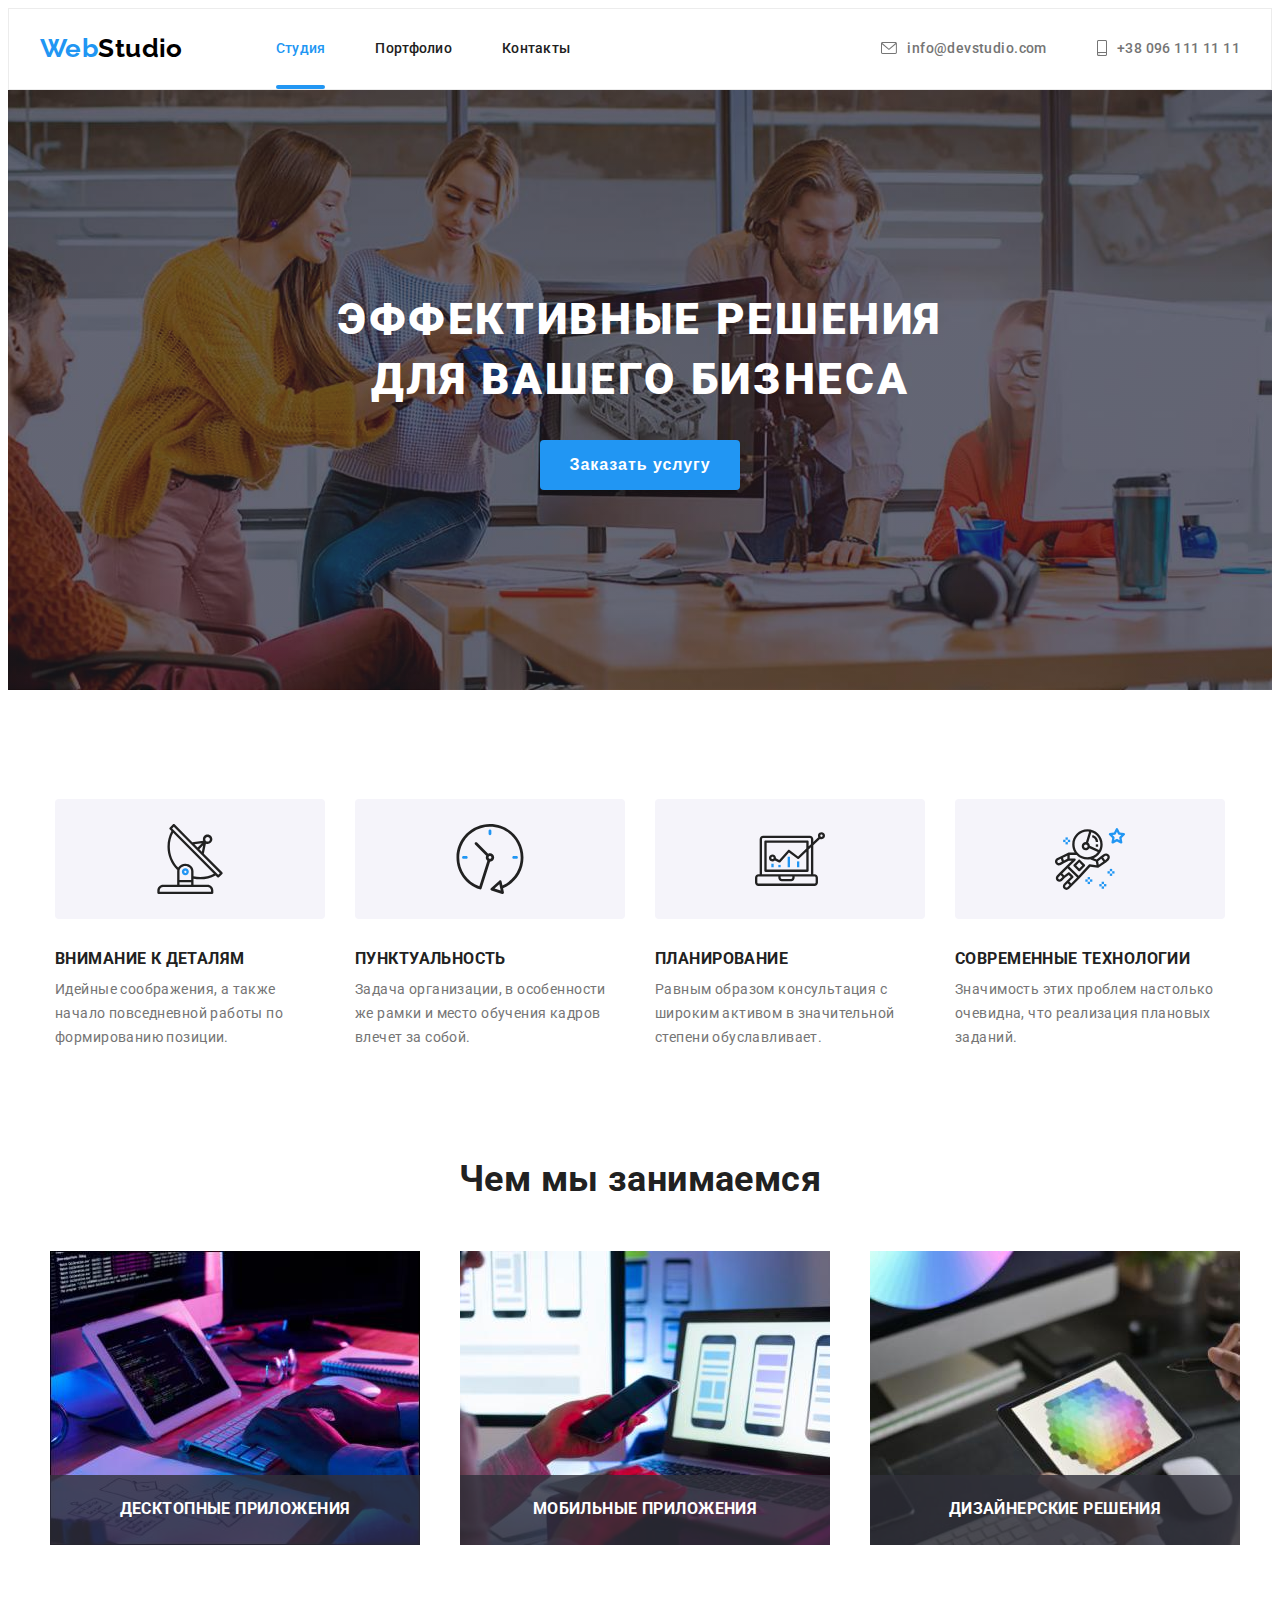
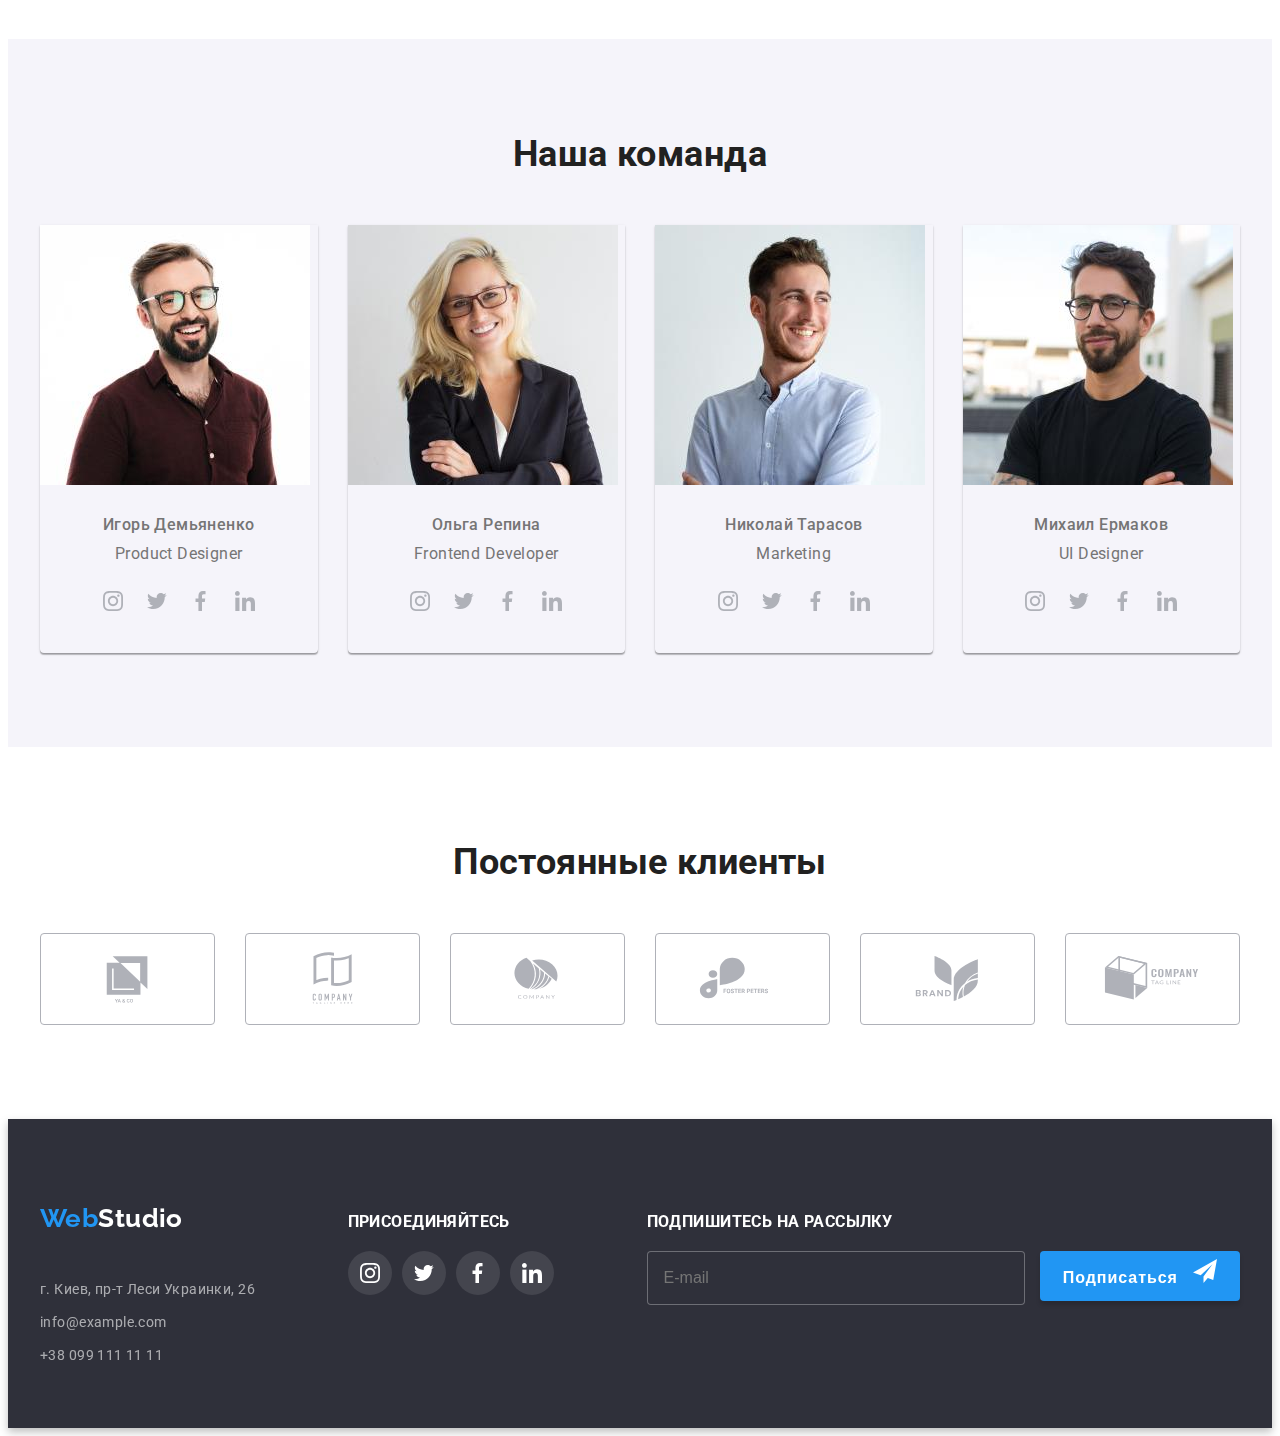
<file: index.html>
<!DOCTYPE html>
<html lang="ru">
  <head>
    <meta charset="UTF-8" />
    <meta http-equiv="X-UA-Compatible" content="IE=edge" />
    <meta name="viewport" content="width=device-width, initial-scale=1.0" />
    <link
      rel="stylesheet"
      href="https://cdnjs.cloudflare.com/ajax/libs/modern-normalize/1.1.0/modern-normalize.min.css"
      integrity="sha512-wpPYUAdjBVSE4KJnH1VR1HeZfpl1ub8YT/NKx4PuQ5NmX2tKuGu6U/JRp5y+Y8XG2tV+wKQpNHVUX03MfMFn9Q=="
      crossorigin="anonymous"
      referrerpolicy="no-referrer"
    />
    <link rel="preconnect" href="https://fonts.googleapis.com" />
    <link rel="preconnect" href="https://fonts.gstatic.com" crossorigin />
    <link
      href="https://fonts.googleapis.com/css2?family=Raleway:wght@700&family=Roboto:wght@400;500;700;900&display=swap"
      rel="stylesheet"
    />
    <link rel="stylesheet" href="./css/main.min.css" />
    <title>WebStudio</title>
  </head>
  <body>
    <!--Header-->
    <header class="page-header">
      <!--navigation section-->
      <div class="container main-flex">
        <a class="logo" href="./index.html">Web<span class="logo__header">Studio</span> </a>
        <button
          class="menu-button"
          type="button"
          aria-expanded="false"
          aria-controls="menu-container"
          data-menu-button
        >
          <svg width="40" height="40" aria-label="Переключатель мобильного меню">
            <use class="icon-cross" href="./images/icons.svg#icon-close"></use>
            <use class="icon-menu" href="./images/icons.svg#nav-menu"></use>
          </svg>
        </button>
        <div class="menu-container" id="menu-container" data-menu>
          <nav class="navigation main-flex">
            <ul class="navigation__list main-flex">
              <li class="navigation__item">
                <a class="navigation__link navigation__link--current" href="./index.html">Студия</a>
              </li>
              <li class="navigation__item">
                <a class="navigation__link" href="./portfolio.html">Портфолио</a>
              </li>
              <li class="navigation__item"><a class="navigation__link" href="#">Контакты</a></li>
            </ul>
          </nav>
          <!--contacts section-->
          <ul class="contacts main-flex">
            <li class="contacts__item">
              <a class="contacts__link" href="mailto:info@devstudio.com">
                <svg class="contacts__icon" width="16" height="12" fill="#AFB1B8">
                  <use href="./images/icons.svg#icon-envelope"></use>
                </svg>
                info@devstudio.com</a
              >
            </li>
            <li class="contacts__item">
              <a class="contacts__link contacts__link--zoomed" href="tel:+380961111111">
                <svg class="contacts__icon" width="10" height="16" fill="#AFB1B8">
                  <use href="./images/icons.svg#icon-smartphone"></use>
                </svg>
                +38 096 111 11 11</a
              >
            </li>
          </ul>
          <div class="burger-links">
            <ul class="burger-links__list">
              <li class="burger-links__item">
                <a href="https://instagram.com/" target="_blank" class="burger-links__link"
                  >Instagram</a
                >
              </li>
              <li class="burger-links__item">
                <a href="https://twitter.com/" target="_blank" class="burger-links__link"
                  >Twitter</a
                >
              </li>
              <li class="burger-links__item">
                <a href="https://facebook.com/" target="_blank" class="burger-links__link"
                  >Facebook</a
                >
              </li>
              <li class="burger-links__item">
                <a href="https://linkedin.com/" target="_blank" class="burger-links__link"
                  >LinkedIn</a
                >
              </li>
            </ul>
          </div>
        </div>
      </div>
    </header>
    <!--Main body-->
    <main>
      <!--hero section-->
      <section class="hero">
        <div class="container">
          <h1 class="hero__name">Эффективные решения для вашего бизнеса</h1>
          <button class="hero__button button" type="button" data-modal-open>Заказать услугу</button>
        </div>
      </section>
      <!--benefits section-->
      <section class="benefits__section section">
        <h2 class="visually-hidden">Наши преимущества</h2>
        <div class="container">
          <ul class="benefits__list main-flex">
            <li class="benefits__item">
              <div class="benefits__pictures">
                <svg width="70" height="70">
                  <use href="./images/icons.svg#icon-antenna-1"></use>
                </svg>
              </div>
              <h3 class="benefits__name">Внимание к деталям</h3>
              <p class="benefits__text">
                Идейные соображения, а также начало повседневной работы по формированию позиции.
              </p>
            </li>
            <li class="benefits__item">
              <div class="benefits__pictures">
                <svg width="70" height="70">
                  <use href="./images/icons.svg#icon-clock-1"></use>
                </svg>
              </div>
              <h3 class="benefits__name">Пунктуальность</h3>
              <p class="benefits__text">
                Задача организации, в особенности же рамки и место обучения кадров влечет за собой.
              </p>
            </li>
            <li class="benefits__item">
              <div class="benefits__pictures">
                <svg width="70" height="70">
                  <use href="./images/icons.svg#icon-diagram-1"></use>
                </svg>
              </div>
              <h3 class="benefits__name">Планирование</h3>
              <p class="benefits__text">
                Равным образом консультация с широким активом в значительной степени обуславливает.
              </p>
            </li>
            <li class="benefits__item">
              <div class="benefits__pictures">
                <svg width="70" height="70">
                  <use href="./images/icons.svg#icon-astronaut-1"></use>
                </svg>
              </div>
              <h3 class="benefits__name">Современные технологии</h3>
              <p class="benefits__text">
                Значимость этих проблем настолько очевидна, что реализация плановых заданий.
              </p>
            </li>
          </ul>
        </div>
      </section>
      <!--activity section-->
      <section class="activity__section section">
        <div class="container">
          <h2 class="section__title">Чем мы занимаемся</h2>
          <ul class="activity__list main-flex">
            <li class="activity__item">
              <img src="./images/img1.jpg" alt="programer working his desk office" width="370" />
              <h3 class="overlay__activity-title">Десктопные приложения</h3>
            </li>
            <li class="activity__item">
              <img src="./images/img2.jpg" alt="smartphones" width="370" />
              <h3 class="overlay__activity-title">Мобильные приложения</h3>
            </li>
            <li class="activity__item">
              <img src="./images/img3.jpg" alt="creative color" width="370" />
              <h3 class="overlay__activity-title">Дизайнерские решения</h3>
            </li>
          </ul>
        </div>
      </section>
      <!--team section-->
      <section class="team__section section">
        <div class="container">
          <h2 class="section__title">Наша команда</h2>
          <ul class="team__list">
            <li class="team__item">
              <picture>
                <source
                  srcset="
                    ./images/teammate/teammate1-desktop@1x.jpg 1x,
                    ./images/teammate/teammate1-desktop@2x.jpg 2x
                  "
                  media="(min-width:1200px)" />
                <source
                  srcset="
                    ./images/teammate/teammate1-tablet@1x.jpg 1x,
                    ./images/teammate/teammate1-tablet@2x.jpg 2x
                  "
                  media="(min-width:768px)" />
                <source
                  srcset="
                    ./images/teammate/teammate1-mob1@1x.jpg 1x,
                    ./images/teammate/teammate1-mob2@2x.jpg 2x
                  "
                  media="(max-width:767px)" />
                <img src="#" alt="Игорь Демьяненко"
              /></picture>
              <div class="social__container">
                <h3 class="team__name">Игорь Демьяненко</h3>
                <p class="team__text">Product Designer</p>
                <ul class="social__list">
                  <li class="social__item">
                    <a href="https://instagram.com/" class="social__link">
                      <svg class="social__icon" width="20" height="20">
                        <use href="./images/icons.svg#icon-instagram-2"></use>
                      </svg>
                    </a>
                  </li>
                  <li class="social__item">
                    <a href="https://twitter.com/" class="social__link">
                      <svg class="social__icon" width="20" height="20">
                        <use href="./images/icons.svg#icon-twitter"></use>
                      </svg>
                    </a>
                  </li>
                  <li class="social__item">
                    <a href="https://facebook.com/" class="social__link">
                      <svg class="social__icon" width="20" height="20">
                        <use href="./images/icons.svg#icon-facebook"></use>
                      </svg>
                    </a>
                  </li>
                  <li class="social__item">
                    <a href="https://linkedin.com/" class="social__link">
                      <svg class="social__icon" width="20" height="20">
                        <use href="./images/icons.svg#icon-linkedin-1"></use>
                      </svg>
                    </a>
                  </li>
                </ul>
              </div>
            </li>
            <li class="team__item">
              <picture>
                <source
                  srcset="
                    ./images/teammate/teammate2-desktop@1x.jpg 1x,
                    ./images/teammate/teammate2-desktop@2x.jpg 2x
                  "
                  media="(min-width:1200px)" />
                <source
                  srcset="
                    ./images/teammate/teammate2-tablet@1x.jpg 1x,
                    ./images/teammate/teammate2-tablet@2x.jpg 2x
                  "
                  media="(min-width:768px)" />
                <source
                  srcset="
                    ./images/teammate/teammate2-mob1@1x.jpg  1x,
                    ./images/teammate/teammate22-mob2@2x.jpg 2x
                  "
                  media="(max-width:767px)" />
                <img src="#" alt="Ольга Репина"
              /></picture>
              <div class="social__container">
                <h3 class="team__name">Ольга Репина</h3>
                <p class="team__text">Frontend Developer</p>
                <ul class="social__list">
                  <li class="social__item">
                    <a href="https://instagram.com/" class="social__link">
                      <svg class="social__icon" width="20" height="20">
                        <use href="./images/icons.svg#icon-instagram-2"></use>
                      </svg>
                    </a>
                  </li>
                  <li class="social__item">
                    <a href="https://twitter.com/" class="social__link">
                      <svg class="social__icon" width="20" height="20">
                        <use href="./images/icons.svg#icon-twitter"></use>
                      </svg>
                    </a>
                  </li>
                  <li class="social__item">
                    <a href="https://facebook.com/" class="social__link">
                      <svg class="social__icon" width="20" height="20">
                        <use href="./images/icons.svg#icon-facebook"></use>
                      </svg>
                    </a>
                  </li>
                  <li class="social__item">
                    <a href="https://linkedin.com/" class="social__link">
                      <svg class="social__icon" width="20" height="20">
                        <use href="./images/icons.svg#icon-linkedin-1"></use>
                      </svg>
                    </a>
                  </li>
                </ul>
              </div>
            </li>
            <li class="team__item">
              <picture>
                <source
                  srcset="
                    ./images/teammate/teammate3-desktop@1x.jpg 1x,
                    ./images/teammate/teammate3-desktop@2x.jpg 2x
                  "
                  media="(min-width:1200px)" />
                <source
                  srcset="
                    ./images/teammate/teammate3-tablet@1x.jpg 1x,
                    ./images/teammate/teammate3-tablet@2x.jpg 2x
                  "
                  media="(min-width:768px)" />
                <source
                  srcset="
                    ./images/teammate/teammate3-mob1@1x.jpg 1x,
                    ./images/teammate/teammate3-mob2@2x.jpg 2x
                  "
                  media="(max-width:767px)" />
                <img src="#" alt="Николай Тарасов"
              /></picture>

              <div class="social__container">
                <h3 class="team__name">Николай Тарасов</h3>
                <p class="team__text">Marketing</p>
                <ul class="social__list">
                  <li class="social__item">
                    <a href="https://instagram.com/" class="social__link">
                      <svg class="social__icon" width="20" height="20">
                        <use href="./images/icons.svg#icon-instagram-2"></use>
                      </svg>
                    </a>
                  </li>
                  <li class="social__item">
                    <a href="https://twitter.com/" class="social__link">
                      <svg class="social__icon" width="20" height="20">
                        <use href="./images/icons.svg#icon-twitter"></use>
                      </svg>
                    </a>
                  </li>
                  <li class="social__item">
                    <a href="https://facebook.com/" class="social__link">
                      <svg class="social__icon" width="20" height="20">
                        <use href="./images/icons.svg#icon-facebook"></use>
                      </svg>
                    </a>
                  </li>
                  <li class="social__item">
                    <a href="https://linkedin.com/" class="social__link">
                      <svg class="social__icon" width="20" height="20">
                        <use href="./images/icons.svg#icon-linkedin-1"></use>
                      </svg>
                    </a>
                  </li>
                </ul>
              </div>
            </li>
            <li class="team__item">
              <picture
                ><source
                  srcset="
                    ./images/teammate/teammate4-desktop@1x.jpg 1x,
                    ./images/teammate/teammate4-desktop@2x.jpg 2x
                  "
                  media="(min-width:1200px)" />
                <source
                  srcset="
                    ./images/teammate/teammate4-tablet@1x.jpg 1x,
                    ./images/teammate/teammate4-tablet@2x.jpg 2x
                  "
                  media="(min-width:768px)" />
                <source
                  srcset="
                    ./images/teammate/teammate4-mob1@1x.jpg 1x,
                    ./images/teammate/teammate4-mob2@2x.jpg 2x
                  "
                  media="(max-width:767px)" />
                <img src="#" alt="Михаил Ермаков"
              /></picture>

              <div class="social__container">
                <h3 class="team__name">Михаил Ермаков</h3>
                <p class="team__text">UI Designer</p>
                <ul class="social__list">
                  <li class="social__item">
                    <a href="https://instagram.com/" class="social__link">
                      <svg class="social__icon" width="20" height="20">
                        <use href="./images/icons.svg#icon-instagram-2"></use>
                      </svg>
                    </a>
                  </li>
                  <li class="social__item">
                    <a href="https://twitter.com/" class="social__link">
                      <svg class="social__icon" width="20" height="20">
                        <use href="./images/icons.svg#icon-twitter"></use>
                      </svg>
                    </a>
                  </li>
                  <li class="social__item">
                    <a href="https://facebook.com/" class="social__link">
                      <svg class="social__icon" width="20" height="20">
                        <use href="./images/icons.svg#icon-facebook"></use>
                      </svg>
                    </a>
                  </li>
                  <li class="social__item">
                    <a href="https://linkedin.com/" class="social__link">
                      <svg class="social__icon" width="20" height="20">
                        <use href="./images/icons.svg#icon-linkedin-1"></use>
                      </svg>
                    </a>
                  </li>
                </ul>
              </div>
            </li>
          </ul>
        </div>
      </section>
      <!-- clients section -->
      <section class="section">
        <div class="container">
          <h2 class="section__title">Постоянные клиенты</h2>
          <ul class="clients__list">
            <li class="clients__item">
              <a href="" class="clients__link">
                <svg class="clients__icon" width="106" height="60">
                  <use href="./images/icons.svg#icon-Logo1"></use>
                </svg>
              </a>
            </li>
            <li class="clients__item">
              <a href="" class="clients__link">
                <svg class="clients__icon" width="106" height="60">
                  <use href="./images/icons.svg#icon-Logo2"></use>
                </svg>
              </a>
            </li>
            <li class="clients__item">
              <a href="" class="clients__link">
                <svg class="clients__icon" width="106" height="60">
                  <use href="./images/icons.svg#icon-Logo3"></use>
                </svg>
              </a>
            </li>
            <li class="clients__item">
              <a href="" class="clients__link">
                <svg class="clients__icon" width="106" height="60">
                  <use href="./images/icons.svg#icon-Logo4"></use>
                </svg>
              </a>
            </li>
            <li class="clients__item">
              <a href="" class="clients__link">
                <svg class="clients__icon" width="106" height="60">
                  <use href="./images/icons.svg#icon-Logo5"></use>
                </svg>
              </a>
            </li>
            <li class="clients__item">
              <a href="" class="clients__link">
                <svg class="clients__icon" width="106" height="60">
                  <use href="./images/icons.svg#icon-Logo6"></use>
                </svg>
              </a>
            </li>
          </ul>
        </div>
      </section>
    </main>
    <!--Footer-->
    <footer class="footer">
      <div class="container">
        <div class="footer__address">
          <a class="logo" href="/">Web<span class="logo__footer">Studio</span> </a>
          <!--address section-->
          <address class="address">
            <ul class="adress__list">
              <li class="address__item">
                <a class="address__link" href="/">г. Киев, пр-т Леси Украинки, 26</a>
              </li>
              <li class="address__item">
                <a class="address__link" href="mailto:info@example.com">info@example.com</a>
              </li>
              <li class="address__item">
                <a class="address__link" href="tel:+380961111111">+38 099 111 11 11</a>
              </li>
            </ul>
          </address>
        </div>
        <div class="footer__social">
          <h3 class="social__title">Присоединяйтесь</h3>
          <ul class="footer__social-list main-flex">
            <li class="footer__social-item">
              <a href="https://instagram.com/" class="footer__social-link">
                <svg class="social__icon" width="20" height="20">
                  <use href="./images/icons.svg#icon-instagram-2"></use>
                </svg>
              </a>
            </li>
            <li class="footer__social-item">
              <a href="https://twitter.com/" class="footer__social-link">
                <svg class="social__icon" width="20" height="20">
                  <use href="./images/icons.svg#icon-twitter"></use>
                </svg>
              </a>
            </li>
            <li class="footer__social-item">
              <a href="https://facebook.com/" class="footer__social-link">
                <svg class="social__icon" width="20" height="20">
                  <use href="./images/icons.svg#icon-facebook"></use>
                </svg>
              </a>
            </li>
            <li class="footer__social-item">
              <a href="https://linkedin.com/" class="footer__social-link">
                <svg class="social__icon" width="20" height="20">
                  <use href="./images/icons.svg#icon-linkedin-1"></use>
                </svg>
              </a>
            </li>
          </ul>
        </div>
        <div class="subscribe">
          <h3 class="social__title">Подпишитесь на рассылку</h3>
          <form class="subscribe__form"></form>
          <input class="subscribe__input" type="text" name="mail" id="mail" placeholder="E-mail" />
          <button class="subscribe__button" type="submit">
            Подписаться
            <svg class="subscribe__icon" width="24" height="24">
              <use href="./images/icons.svg#icon-send"></use>
            </svg>
          </button>
        </div>
      </div>
    </footer>
    <!--Modal-->
    <div class="backdrop is-hidden" data-modal>
      <div class="modal">
        <button class="button__close button" data-modal-close>
          <svg class="icon__cross" width="18" height="18">
            <title>Закрыть</title>
            <use href="./images/icons.svg#icon-close"></use>
          </svg>
        </button>
        <form action="/index.html" class="contact__form">
          <p class="form__title">Оставьте свои данные, мы вам перезвоним</p>
          <label for="user-name" class="modal__form-field"
            >Имя
            <span class="form__wrapper">
              <input class="form__input" id="user-name" name="name" type="text" />
              <svg class="form__icon" width="12">
                <use href="./images/icons.svg#person"></use>
              </svg>
            </span>
          </label>
          <label class="modal__form-field" for="user-phone"
            >Телефон
            <span class="form__wrapper">
              <input class="form__input" id="user-phone" name="tel" type="tel" />
              <svg class="form__icon" width="13">
                <use href="./images/icons.svg#phone"></use>
              </svg>
            </span>
          </label>
          <label class="modal__form-field" for="user-email"
            >Почта
            <span class="form__wrapper">
              <input class="form__input" id="user-email" name="email" type="email" />
              <svg class="form__icon" width="15">
                <use href="./images/icons.svg#email"></use>
              </svg>
            </span>
          </label>
          <label for="user-comment">Комментарий</label>
          <textarea
            class="modal__form-message"
            name="user-message"
            id="user-comment"
            cols="30"
            rows="10"
            placeholder="Введите текст"
          ></textarea>
          <div class="checkbox__field">
            <label class="checkbox__label">
              <input class="checkbox" type="checkbox" />
              <svg class="checkbox__icon" width="16">
                <use href="./images/icons.svg#tick"></use>
              </svg>
              <span class="modal__form-checkbox"
                >Соглашаюсь с рассылкой и принимаю
                <a class="checkbox__link" href="#">Условия договора</a>
              </span>
            </label>
          </div>

          <button type="submit" class="contact__button">Отправить</button>
        </form>
      </div>
    </div>
    <script src="./js/modal.js"></script>
    <script src="./js/mobile-menu.js"></script>
  </body>
</html>
</file>
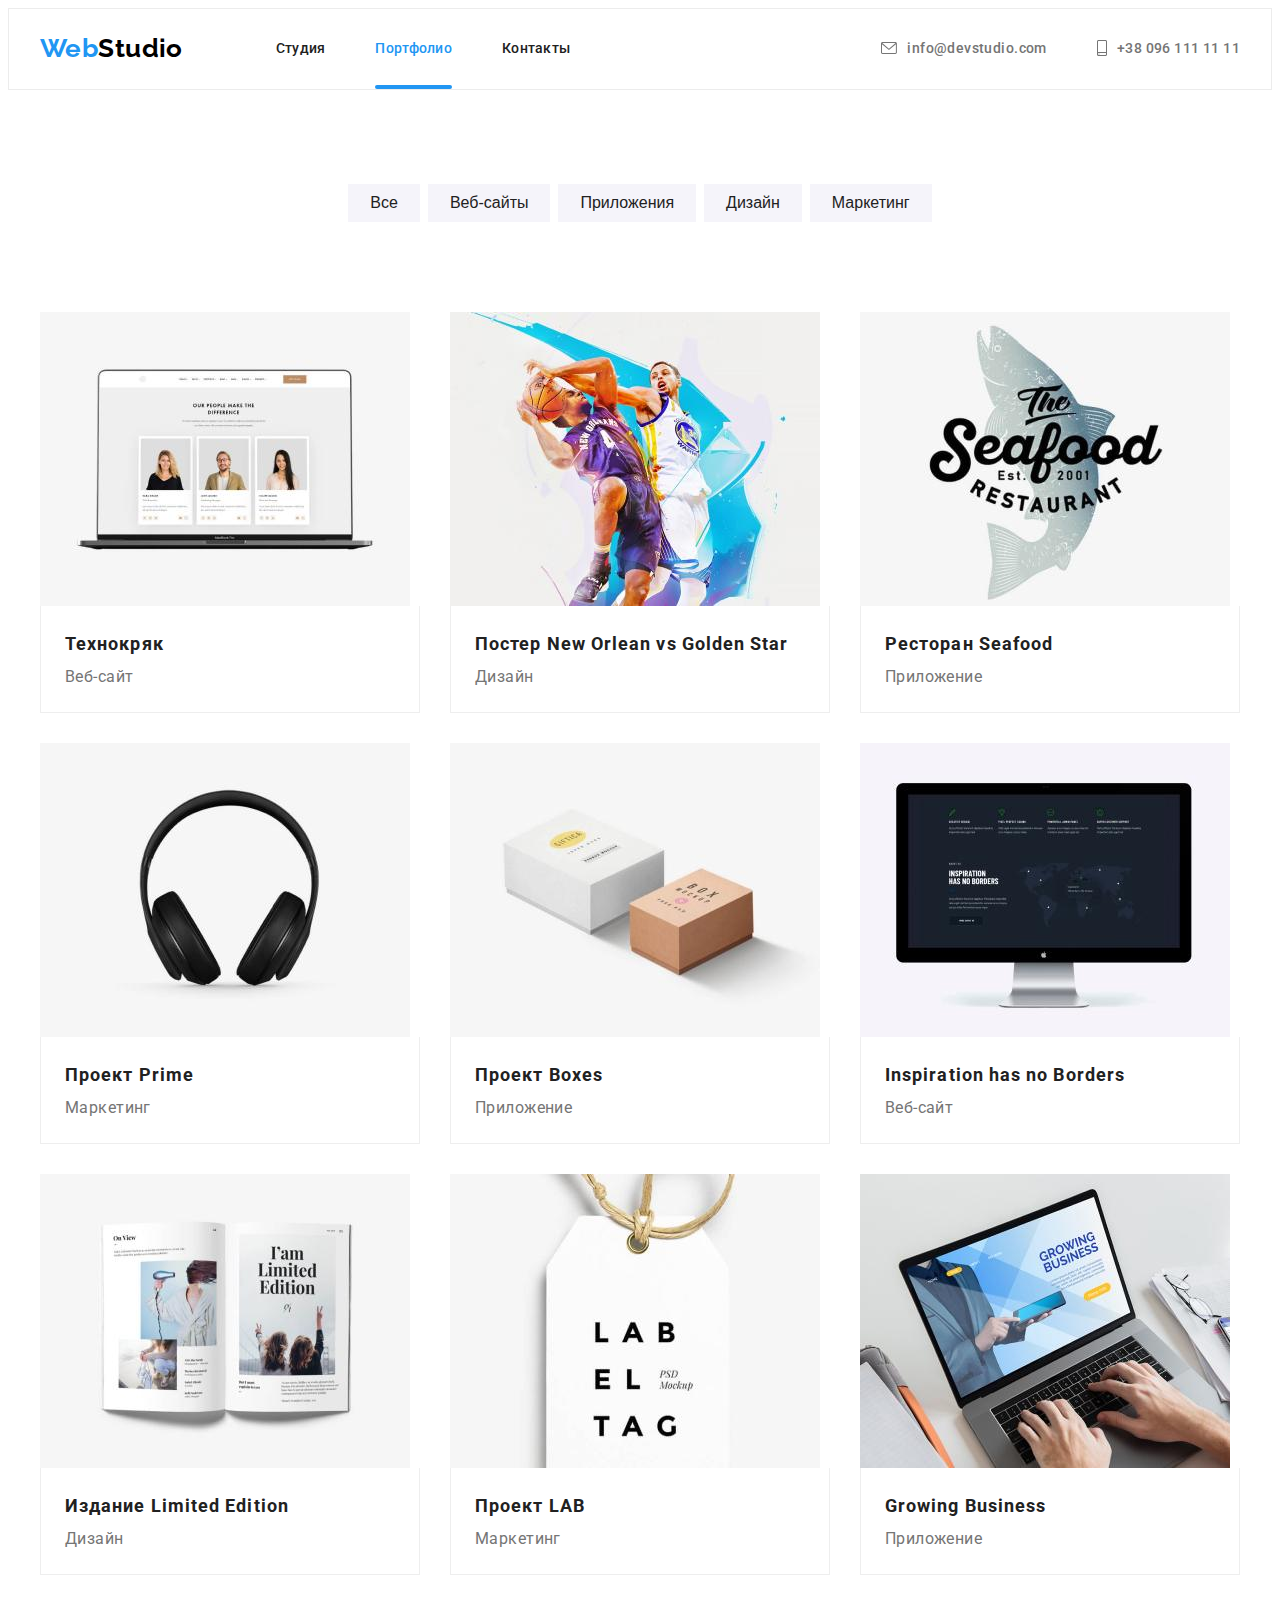
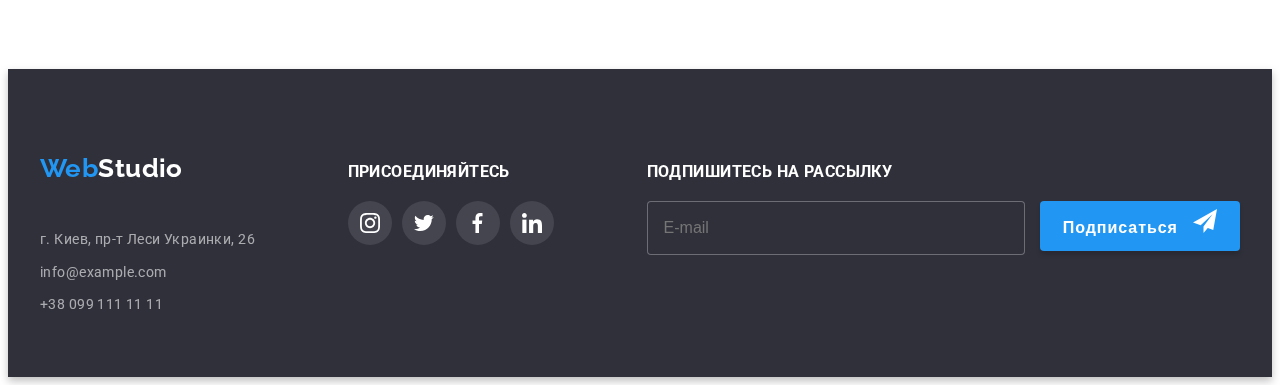
<file: portfolio.html>
<!DOCTYPE html>
<html lang="ru">
  <head>
    <meta charset="UTF-8" />
    <meta http-equiv="X-UA-Compatible" content="IE=edge" />
    <meta name="viewport" content="width=device-width, initial-scale=1.0" />
    <link
      rel="stylesheet"
      href="https://cdnjs.cloudflare.com/ajax/libs/modern-normalize/1.1.0/modern-normalize.min.css"
      integrity="sha512-wpPYUAdjBVSE4KJnH1VR1HeZfpl1ub8YT/NKx4PuQ5NmX2tKuGu6U/JRp5y+Y8XG2tV+wKQpNHVUX03MfMFn9Q=="
      crossorigin="anonymous"
      referrerpolicy="no-referrer"
    />
    <link rel="preconnect" href="https://fonts.googleapis.com" />
    <link rel="preconnect" href="https://fonts.gstatic.com" crossorigin />
    <link
      href="https://fonts.googleapis.com/css2?family=Raleway:wght@700&family=Roboto:wght@400;500;700;900&display=swap"
      rel="stylesheet"
    />
    <link rel="stylesheet" href="./css/main.min.css" />
    <title>WebStudio</title>
  </head>
  <body>
    <!--Header-->
    <header class="page-header">
      <!--navigation section-->
      <div class="container main-flex">
        <a class="logo" href="./index.html">Web<span class="logo__header">Studio</span> </a>
        <button
          class="menu-button"
          type="button"
          aria-expanded="false"
          aria-controls="menu-container"
          data-menu-button
        >
          <svg width="40" height="40" aria-label="Переключатель мобильного меню">
            <use class="icon-cross" href="./images/icons.svg#icon-close"></use>
            <use class="icon-menu" href="./images/icons.svg#nav-menu"></use>
          </svg>
        </button>
        <div class="menu-container" id="menu-container" data-menu>
          <nav class="navigation main-flex">
            <ul class="navigation__list main-flex">
              <li class="navigation__item">
                <a class="navigation__link" href="./index.html">Студия</a>
              </li>
              <li class="navigation__item">
                <a class="navigation__link navigation__link--current" href="./portfolio.html">Портфолио</a>
              </li>
              <li class="navigation__item"><a class="navigation__link" href="#">Контакты</a></li>
            </ul>
          </nav>
          <!--contacts section-->
          <ul class="contacts main-flex">
            <li class="contacts__item">
              <a class="contacts__link" href="mailto:info@devstudio.com">
                <svg class="contacts__icon" width="16" height="12" fill="#AFB1B8">
                  <use href="./images/icons.svg#icon-envelope"></use>
                </svg>
                info@devstudio.com</a
              >
            </li>
            <li class="contacts__item">
              <a class="contacts__link contacts__link--zoomed" href="tel:+380961111111">
                <svg class="contacts__icon" width="10" height="16" fill="#AFB1B8">
                  <use href="./images/icons.svg#icon-smartphone"></use>
                </svg>
                +38 096 111 11 11</a
              >
            </li>
          </ul>
          <div class="burger-links">
            <ul class="burger-links__list">
              <li class="burger-links__item">
                <a href="https://instagram.com/" target="_blank" class="burger-links__link"
                  >Instagram</a
                >
              </li>
              <li class="burger-links__item">
                <a href="https://twitter.com/" target="_blank" class="burger-links__link"
                  >Twitter</a
                >
              </li>
              <li class="burger-links__item">
                <a href="https://facebook.com/" target="_blank" class="burger-links__link"
                  >Facebook</a
                >
              </li>
              <li class="burger-links__item">
                <a href="https://linkedin.com/" target="_blank" class="burger-links__link"
                  >LinkedIn</a
                >
              </li>
            </ul>
          </div>
        </div>
      </div>
    </header>
    <!--Main body-->
    <main class="page__main">
        <!--button section-->
        <section class="section">
            <h1 class="visually-hidden">Портфолио</h1>
            <div class="container">
                <ul class="filter">
                    <li class="filter__item"><button class="filter__button button" type="button">Все</button></li>
                    <li class="filter__item"><button class="filter__button button" type="button">Веб-сайты</button></li>
                    <li class="filter__item"><button class="filter__button button" type="button">Приложения</button></li>
                    <li class="filter__item"><button class="filter__button button" type="button">Дизайн</button></li>
                    <li class="filter__item"><button class="filter__button button" type="button">Маркетинг</button></li>
                </ul>
                <!--filter section-->
                <ul class="portfolio">
                    <li class="portfolio__item">
                        <a class="portfolio__link">
                        <div class="portfolio__item-wrap">
                        <picture> 
                        <source
                  srcset="
                    ./images/portfolio-card/portfolio-card1-desktop@1x.jpg 1x,
                    ./images/portfolio-card/portfolio-card1-desktop@2x.jpg 2x
                  "
                  media="(min-width:1200px)" />
                <source
                  srcset="
                    ./images/portfolio-card/portfolio-card1-tablet@1x.jpg 1x,
                    ./images/portfolio-card/portfolio-card1-tablet@2x.jpg 2x
                  "
                  media="(min-width:768px)" />
                <source
                  srcset="
                    ./images/portfolio-card/portfolio-card1-mob1@1x.jpg 1x,
                    ./images/portfolio-card/portfolio-card1-mob2@2x.jpg 2x
                  "
                  media="(max-width:767px)" />
                            <img src="./images/portfolio1.jpg" 
                        alt="laptop screen"
                         ></picture>
                        <p class="portfolio__text">Технокряк это современная площадка распространения коронавируса. Компании используют эту платформу для цифрового шпионажа и атак на защищённые сервера конкурентов.</p>
                        </div>
                        <div class="portfolio-thumb portfolio-thumb--expanded">
                            <h2 class="portfolio-thumb__title">Технокряк</h2>
                            <p class="portfolio-thumb__text">Веб-сайт</p>
                        </div>
                        </a>
                    
                    </li>
                    <li class="portfolio__item">
                        <a class="portfolio__link">
                        <div class="portfolio__item-wrap">
                        <picture>
                            <source
                            srcset="
                              ./images/portfolio-card/portfolio-card2-desktop@1x.jpg 1x,
                              ./images/portfolio-card/portfolio-card2-desktop@2x.jpg 2x
                            "
                            media="(min-width:1200px)" />
                          <source
                            srcset="
                              ./images/portfolio-card/portfolio-card2-tablet@1x.jpg 1x,
                              ./images/portfolio-card/portfolio-card2-tablet@2x.jpg 2x
                            "
                            media="(min-width:768px)" />
                          <source
                            srcset="
                              ./images/portfolio-card/portfolio-card2-mob1@1x.jpg 1x,
                              ./images/portfolio-card/portfolio-card2-mob2@2x.jpg 2x
                            "
                            media="(max-width:767px)" />
                        <img src="./images/portfolio2.jpg" 
                        alt="Постер New Orlean vs Golden Star"
                         ></picture>
                        <p class="portfolio__text">Технокряк это современная площадка распространения коронавируса. Компании используют эту платформу для цифрового шпионажа и атак на защищённые сервера конкурентов.</p>
                        </div>
                        <div class="portfolio-thumb">
                            <h2 class="portfolio-thumb__title">Постер New Orlean vs Golden Star</h2>
                            <p class="portfolio-thumb__text">Дизайн</p>
                        </div>
                        </a>
                    
                    </li>
                    <li class="portfolio__item">
                        <a class="portfolio__link">
                        <div class="portfolio__item-wrap">
                        <picture>
                            <source
                            srcset="
                              ./images/portfolio-card/portfolio-card3-desktop@1x.jpg 1x,
                              ./images/portfolio-card/portfolio-card3-desktop@2x.jpg 2x
                            "
                            media="(min-width:1200px)" />
                          <source
                            srcset="
                              ./images/portfolio-card/portfolio-card3-tablet@1x.jpg 1x,
                              ./images/portfolio-card/portfolio-card3-tablet@2x.jpg 2x
                            "
                            media="(min-width:768px)" />
                          <source
                            srcset="
                              ./images/portfolio-card/portfolio-card3-mob1@1x.jpg 1x,
                              ./images/portfolio-card/portfolio-card3-mob2@2x.jpg 2x
                            "
                            media="(max-width:767px)" />
                        <img src="./images/portfolio3.jpg" 
                        alt="shark"
                         ></picture>
                        <p class="portfolio__text">Технокряк это современная площадка распространения коронавируса. Компании используют эту платформу для цифрового шпионажа и атак на защищённые сервера конкурентов.</p>
                        </div>
                        <div class="portfolio-thumb">
                            <h2 class="portfolio-thumb__title">Ресторан Seafood</h2>
                            <p class="portfolio-thumb__text">Приложение</p>
                        </div>
                        </a>
                    </li>
                    <li class="portfolio__item">
                        <a class="portfolio__link">
                        <div class="portfolio__item-wrap">
                        <picture>
                            <source
                  srcset="
                    ./images/portfolio-card/portfolio-card4-desktop@1x.jpg 1x,
                    ./images/portfolio-card/portfolio-card4-desktop@2x.jpg 2x
                  "
                  media="(min-width:1200px)" />
                <source
                  srcset="
                    ./images/portfolio-card/portfolio-card4-tablet@1x.jpg 1x,
                    ./images/portfolio-card/portfolio-card4-tablet@2x.jpg 2x
                  "
                  media="(min-width:768px)" />
                <source
                  srcset="
                    ./images/portfolio-card/portfolio-card4-mob1@1x.jpg 1x,
                    ./images/portfolio-card/portfolio-card4-mob2@2x.jpg 2x
                  "
                  media="(max-width:767px)" />
                        <img src="./images/portfolio4.jpg" 
                        alt="headphones"
                         ></picture>
                        <p class="portfolio__text">Технокряк это современная площадка распространения коронавируса. Компании используют эту платформу для цифрового шпионажа и атак на защищённые сервера конкурентов.</p>
                        </div>
                        <div class="portfolio-thumb">
                            <h2 class="portfolio-thumb__title">Проект Prime</h2>
                            <p class="portfolio-thumb__text">Маркетинг</p>
                        </div>
                        </a>
                    </li>
                    <li class="portfolio__item">
                        <a class="portfolio__link">
                        <div class="portfolio__item-wrap">
                        <picture>
                            <source
                  srcset="
                    ./images/portfolio-card/portfolio-card5-desktop@1x.jpg 1x,
                    ./images/portfolio-card/portfolio-card5-desktop@2x.jpg 2x
                  "
                  media="(min-width:1200px)" />
                <source
                  srcset="
                    ./images/portfolio-card/portfolio-card5-tablet@1x.jpg 1x,
                    ./images/portfolio-card/portfolio-card5-tablet@2x.jpg 2x
                  "
                  media="(min-width:768px)" />
                <source
                  srcset="
                    ./images/portfolio-card/portfolio-card5-mob1@1x.jpg 1x,
                    ./images/portfolio-card/portfolio-card5-mob2@2x.jpg 2x
                  "
                  media="(max-width:767px)" />
                        <img src="./images/portfolio5.jpg" 
                        alt="boxes"
                         ></picture>
                        <p class="portfolio__text">Технокряк это современная площадка распространения коронавируса. Компании используют эту платформу для цифрового шпионажа и атак на защищённые сервера конкурентов.</p>
                        </div>
                        <div class="portfolio-thumb">
                            <h2 class="portfolio-thumb__title">Проект Boxes</h2>
                            <p class="portfolio-thumb__text">Приложение</p>
                        </div>
                        </a>
                    </li>
                    <li class="portfolio__item">
                        <a class="portfolio__link">
                        <div class="portfolio__item-wrap">
                        <picture>
                            <source
                            srcset="
                              ./images/portfolio-card/portfolio-card6-desktop@1x.jpg 1x,
                              ./images/portfolio-card/portfolio-card6-desktop@2x.jpg 2x
                            "
                            media="(min-width:1200px)" />
                          <source
                            srcset="
                              ./images/portfolio-card/portfolio-card6-tablet@1x.jpg 1x,
                              ./images/portfolio-card/portfolio-card6-tablet@2x.jpg 2x
                            "
                            media="(min-width:768px)" />
                          <source
                            srcset="
                              ./images/portfolio-card/portfolio-card6-mob1@1x.jpg 1x,
                              ./images/portfolio-card/portfolio-card6-mob2@2x.jpg 2x
                            "
                            media="(max-width:767px)" />
                        <img src="./images/portfolio6.jpg" 
                        alt="screen"
                         ></picture>
                        <p class="portfolio__text">Технокряк это современная площадка распространения коронавируса. Компании используют эту платформу для цифрового шпионажа и атак на защищённые сервера конкурентов.</p>
                        </div>
                        <div class="portfolio-thumb">
                            <h2 class="portfolio-thumb__title">Inspiration has no Borders</h2>
                            <p class="portfolio-thumb__text">Веб-сайт</p>
                        </div>
                        </a>
                    </li>
                    <li class="portfolio__item">
                        <a class="portfolio__link">
                        <div class="portfolio__item-wrap">
                        <picture>
                            <source
                  srcset="
                    ./images/portfolio-card/portfolio-card7-desktop@1x.jpg 1x,
                    ./images/portfolio-card/portfolio-card7-desktop@2x.jpg 2x
                  "
                  media="(min-width:1200px)" />
                <source
                  srcset="
                    ./images/portfolio-card/portfolio-card7-tablet@1x.jpg 1x,
                    ./images/portfolio-card/portfolio-card7-tablet@2x.jpg 2x
                  "
                  media="(min-width:768px)" />
                <source
                  srcset="
                    ./images/portfolio-card/portfolio-card7-mob1@1x.jpg 1x,
                    ./images/portfolio-card/portfolio-card7-mob2@2x.jpg 2x
                  "
                  media="(max-width:767px)" />
                        <img src="./images/portfolio7.jpg" 
                        alt="magazine"
                         ></picture>
                        <p class="portfolio__text">Технокряк это современная площадка распространения коронавируса. Компании используют эту платформу для цифрового шпионажа и атак на защищённые сервера конкурентов.</p>
                        </div>
                        <div class="portfolio-thumb">
                            <h2 class="portfolio-thumb__title">Издание Limited Edition</h2>
                            <p class="portfolio-thumb__text">Дизайн</p>
                        </div>
                        </a>
                    </li>
                    <li class="portfolio__item">
                        <a class="portfolio__link">
                        <div class="portfolio__item-wrap">
                        <picture>
                            <source
                  srcset="
                    ./images/portfolio-card/portfolio-card8-desktop@1x.jpg 1x,
                    ./images/portfolio-card/portfolio-card8-desktop@2x.jpg 2x
                  "
                  media="(min-width:1200px)" />
                <source
                  srcset="
                    ./images/portfolio-card/portfolio-card8-tablet@1x.jpg 1x,
                    ./images/portfolio-card/portfolio-card8-tablet@2x.jpg 2x
                  "
                  media="(min-width:768px)" />
                <source
                  srcset="
                    ./images/portfolio-card/portfolio-card8-mob1@1x.jpg 1x,
                    ./images/portfolio-card/portfolio-card8-mob2@2x.jpg 2x
                  "
                  media="(max-width:767px)" />
                        <img src="./images/portfolio8.jpg" 
                        alt="lable"
                         ></picture>
                        <p class="portfolio__text">Технокряк это современная площадка распространения коронавируса. Компании используют эту платформу для цифрового шпионажа и атак на защищённые сервера конкурентов.</p>
                        </div>
                        <div class="portfolio-thumb">
                            <h2 class="portfolio-thumb__title">Проект LAB</h2>
                            <p class="portfolio-thumb__text">Маркетинг</p>
                        </div>
                        </a>
                    </li>
                    <li class="portfolio__item">
                        <a class="portfolio__link">
                        <div class="portfolio__item-wrap">
                        <picture>
                            <source
                  srcset="
                    ./images/portfolio-card/portfolio-card9-desktop@1x.jpg 1x,
                    ./images/portfolio-card/portfolio-card9-desktop@2x.jpg 2x
                  "
                  media="(min-width:1200px)" />
                <source
                  srcset="
                    ./images/portfolio-card/portfolio-card9-tablet@1x.jpg 1x,
                    ./images/portfolio-card/portfolio-card9-tablet@2x.jpg 2x
                  "
                  media="(min-width:768px)" />
                <source
                  srcset="
                    ./images/portfolio-card/portfolio-card9-mob1@1x.jpg 1x,
                    ./images/portfolio-card/portfolio-card9-mob2@2x.jpg 2x
                  "
                  media="(max-width:767px)" />
                        <img src="./images/portfolio9.jpg" 
                        alt="laptop"
                         ></picture>
                        <p class="portfolio__text">Технокряк это современная площадка распространения коронавируса. Компании используют эту платформу для цифрового шпионажа и атак на защищённые сервера конкурентов.</p>
                        </div>
                        <div class="portfolio-thumb">
                            <h2 class="portfolio-thumb__title">Growing Business</h2>
                            <p class="portfolio-thumb__text">Приложение</p>
                        </div>
                        </a>
                    </li>
                </ul>
            </div>
        </section>
    </main>
    <!--Footer-->
    <footer class="footer">
        <div class="container">
          <div class="footer__address">
            <a class="logo" href="/">Web<span class="logo__footer">Studio</span> </a>
            <!--address section-->
            <address class="address">
              <ul class="adress__list">
                <li class="address__item">
                  <a class="address__link" href="/">г. Киев, пр-т Леси Украинки, 26</a>
                </li>
                <li class="address__item">
                  <a class="address__link" href="mailto:info@example.com">info@example.com</a>
                </li>
                <li class="address__item">
                  <a class="address__link" href="tel:+380961111111">+38 099 111 11 11</a>
                </li>
              </ul>
            </address>
          </div>
          <div class="footer__social">
            <h3 class="social__title">Присоединяйтесь</h3>
            <ul class="footer__social-list main-flex">
              <li class="footer__social-item">
                <a href="https://instagram.com/" class="footer__social-link">
                  <svg class="social__icon" width="20" height="20">
                    <use href="./images/icons.svg#icon-instagram-2"></use>
                  </svg>
                </a>
              </li>
              <li class="footer__social-item">
                <a href="https://twitter.com/" class="footer__social-link">
                  <svg class="social__icon" width="20" height="20">
                    <use href="./images/icons.svg#icon-twitter"></use>
                  </svg>
                </a>
              </li>
              <li class="footer__social-item">
                <a href="https://facebook.com/" class="footer__social-link">
                  <svg class="social__icon" width="20" height="20">
                    <use href="./images/icons.svg#icon-facebook"></use>
                  </svg>
                </a>
              </li>
              <li class="footer__social-item">
                <a href="https://linkedin.com/" class="footer__social-link">
                  <svg class="social__icon" width="20" height="20">
                    <use href="./images/icons.svg#icon-linkedin-1"></use>
                  </svg>
                </a>
              </li>
            </ul>
          </div>
          <div class="subscribe">
            <h3 class="social__title">Подпишитесь на рассылку</h3>
            <form class="subscribe__form"></form>
            <input class="subscribe__input" type="text" name="mail" id="mail" placeholder="E-mail" />
            <button class="subscribe__button" type="submit">
              Подписаться
              <svg class="subscribe__icon" width="24" height="24">
                <use href="./images/icons.svg#icon-send"></use>
              </svg>
            </button>
          </div>
        </div>
      </footer>
      <!--Modal-->
      <div class="backdrop is-hidden" data-modal>
        <div class="modal">
          <button class="button__close button" data-modal-close>
            <svg class="icon__cross" width="18" height="18">
              <title>Закрыть</title>
              <use href="./images/icons.svg#icon-close"></use>
            </svg>
          </button>
          <form action="/index.html" class="contact__form">
            <p class="form__title">Оставьте свои данные, мы вам перезвоним</p>
            <label for="user-name" class="modal__form-field"
              >Имя
              <span class="form__wrapper">
                <input class="form__input" id="user-name" name="name" type="text" />
                <svg class="form__icon" width="12">
                  <use href="./images/icons.svg#person"></use>
                </svg>
              </span>
            </label>
            <label class="modal__form-field" for="user-phone"
              >Телефон
              <span class="form__wrapper">
                <input class="form__input" id="user-phone" name="tel" type="tel" />
                <svg class="form__icon" width="13">
                  <use href="./images/icons.svg#phone"></use>
                </svg>
              </span>
            </label>
            <label class="modal__form-field" for="user-email"
              >Почта
              <span class="form__wrapper">
                <input class="form__input" id="user-email" name="email" type="email" />
                <svg class="form__icon" width="15">
                  <use href="./images/icons.svg#email"></use>
                </svg>
              </span>
            </label>
            <label for="user-comment">Комментарий</label>
            <textarea
              class="modal__form-message"
              name="user-message"
              id="user-comment"
              cols="30"
              rows="10"
              placeholder="Введите текст"
            ></textarea>
            <div class="checkbox__field">
              <label class="checkbox__label">
                <input class="checkbox" type="checkbox" />
                <svg class="checkbox__icon" width="16">
                  <use href="./images/icons.svg#tick"></use>
                </svg>
                <span class="modal__form-checkbox"
                  >Соглашаюсь с рассылкой и принимаю
                  <a class="checkbox__link" href="#">Условия договора</a>
                </span>
              </label>
            </div>
  
            <button type="submit" class="contact__button">Отправить</button>
          </form>
        </div>
      </div>
      <script src="./js/modal.js"></script>
      <script src="./js/mobile-menu.js"></script>
</body>
</html>
</file>
<file: css/main.min.css>
.visually-hidden{position:absolute;width:1px;height:1px;margin:-1px;border:0;padding:0;white-space:nowrap;-webkit-clip-path:inset(100%);clip-path:inset(100%);clip:rect(0 0 0 0);overflow:hidden}p,h1,h2,h3,h4,h5,h6{margin:0}ul{margin:0;padding:0;list-style:none}img{display:block;max-width:100%;height:auto}a{text-decoration:none}.button{border:none;cursor:pointer}.main-flex{display:-webkit-box;display:-ms-flexbox;display:flex;-webkit-box-align:center;-ms-flex-align:center;align-items:center}body{font-family:Roboto,sans-serif;color:#757575;font-size:14px;letter-spacing:0.03em;font-style:normal}.container{margin:0 auto;padding-right:15px;padding-left:15px}@media screen and (min-width: 768px){.container{width:768px}}@media screen and (min-width: 1200px){.container{width:1200px}}.container .navigation{display:-webkit-box;display:-ms-flexbox;display:flex}.section{padding-top:94px;padding-bottom:94px}.section__title{font-weight:700;font-size:36px;line-height:1.17;text-align:center;margin-bottom:50px;color:#212121}.logo{font-family:Raleway,sans-serif;font-weight:700;font-size:26px;line-height:1.19;color:#2196F3}@media screen and (max-width: 767px){.logo{padding:16px 0;font-size:24px;line-height:1.38}}@media screen and (min-width: 768px){.logo{padding:24px 0;font-size:26px;line-height:1.17}}@media screen and (min-width: 1200px){.logo{padding:24px 0;font-size:26px;line-height:1.19}}.logo__header{color:#000}.logo__footer{color:#fff}.footer .logo{display:block;margin-bottom:20px}.navigation{margin-bottom:auto}@media screen and (max-width: 767px){.navigation__list{-webkit-box-orient:vertical;-webkit-box-direction:normal;-ms-flex-direction:column;flex-direction:column;-webkit-box-align:start;-ms-flex-align:start;align-items:flex-start}}@media screen and (min-width: 768px){.navigation__list{display:-webkit-box;display:-ms-flexbox;display:flex;margin-left:88px}}@media screen and (min-width: 1200px){.navigation__list{margin-left:93px}}@media screen and (max-width: 767px){.navigation__item:not(:last-child){margin-bottom:32px}}@media screen and (min-width: 768px){.navigation__item:not(:last-child){margin-right:50px}}.navigation__link{font-weight:500;letter-spacing:0.02em;color:#212121;-webkit-transition:color 250ms cubic-bezier(0.4, 0, 0.2, 1);transition:color 250ms cubic-bezier(0.4, 0, 0.2, 1)}@media screen and (max-width: 767px){.navigation__link{font-size:40px;line-height:1.17}.navigation__link:hover,.navigation__link:focus{color:#2196F3}}@media screen and (min-width: 768px){.navigation__link{position:relative;padding-top:32px;padding-bottom:32px;font-weight:500;line-height:1.14}.navigation__link:hover,.navigation__link:focus{color:#2196F3}}.navigation__link--current{position:relative;color:#2196F3}@media screen and (min-width: 768px){.navigation__link--current::after{content:'';position:absolute;display:block;width:100%;height:4px;bottom:-1px;border-radius:2px;background:#2196F3}}@media screen and (max-width: 767px){.contacts{display:-webkit-box;display:-ms-flexbox;display:flex;-webkit-box-orient:vertical;-webkit-box-direction:reverse;-ms-flex-direction:column-reverse;flex-direction:column-reverse;-webkit-box-align:start;-ms-flex-align:start;align-items:flex-start;margin-bottom:64px}}@media screen and (min-width: 768px){.contacts{display:block;margin-left:auto}}@media screen and (min-width: 1200px){.contacts{display:-webkit-box;display:-ms-flexbox;display:flex}}.contacts__item{display:block}@media screen and (max-width: 767px){.contacts__item:not(:first-child){margin-bottom:32px}}@media screen and (min-width: 768px){.contacts__item:not(:last-child){margin-bottom:10px}}@media screen and (min-width: 1200px){.contacts__item:not(:last-child){margin-right:50px;margin-bottom:0}}.contacts__link{display:-webkit-box;display:-ms-flexbox;display:flex;-webkit-box-align:center;-ms-flex-align:center;align-items:center;font-weight:500;color:inherit;-webkit-transition:color 250ms cubic-bezier(0.4, 0, 0.2, 1),fill 250ms cubic-bezier(0.4, 0, 0.2, 1);transition:color 250ms cubic-bezier(0.4, 0, 0.2, 1),fill 250ms cubic-bezier(0.4, 0, 0.2, 1)}@media screen and (max-width: 767px){.contacts__link{font-size:28px;line-height:1.17}.contacts__link.contacts__link--zoomed{font-size:8vw;color:#2196F3}}.contacts__link:hover,.contacts__link:focus{color:#2196F3;fill:currentColor}@media screen and (max-width: 767px){.contacts__icon{display:none}}@media screen and (min-width: 768px){.contacts__icon{margin-right:10px;fill:currentColor}}@media screen and (max-width: 767px){.footer__address{margin-bottom:60px}}@media screen and (min-width: 1200px){.footer__address{-webkit-box-flex:1;-ms-flex-positive:1;flex-grow:1}}.address{font-style:inherit}.address__item:not(:last-child){margin-bottom:9px}.address__link{line-height:1.71;color:rgba(255,255,255,0.6);-webkit-transition:color 250ms cubic-bezier(0.4, 0, 0.2, 1);transition:color 250ms cubic-bezier(0.4, 0, 0.2, 1)}.address__link:hover,.address__link:focus{color:#fff}.menu-button{display:inline-block;position:absolute;z-index:2;right:15px;top:10px;padding:0;border:none;background-color:transparent;cursor:pointer}@media screen and (min-width: 768px){.menu-button{display:none}}.menu-button:hover,.menu-button:focus{fill:#2196F3}.menu-button.is-open{position:fixed}.menu-button .icon-cross{display:none}.menu-button.is-open .icon-cross{display:block}.menu-button.is-open .icon-menu{display:none}.menu-container{padding:48px 40px}@media screen and (max-width: 767px){.menu-container{display:none;background-color:#fff;position:fixed;z-index:-1;top:0;left:0;width:100vw;height:100vh}.menu-container.is-open{display:-webkit-box;display:-ms-flexbox;display:flex;-webkit-box-orient:vertical;-webkit-box-direction:normal;-ms-flex-direction:column;flex-direction:column;z-index:1;overflow:auto}}@media screen and (min-width: 768px){.menu-container{padding:0;-webkit-box-flex:1;-ms-flex-positive:1;flex-grow:1;display:-webkit-box;display:-ms-flexbox;display:flex;-webkit-box-align:center;-ms-flex-align:center;align-items:center;-webkit-box-pack:center;-ms-flex-pack:center;justify-content:center}}@media screen and (min-width: 768px){.burger-links{display:none}}.burger-links__list{display:-webkit-box;display:-ms-flexbox;display:flex;-ms-flex-wrap:wrap;flex-wrap:wrap}.burger-links__item:not(:last-child){border-right:1px solid rgba(33,33,33,0.2);padding-right:10px}.burger-links__item:not(:first-child){padding-left:10px}.burger-links__link{font-weight:500;font-size:18px;line-height:1.22;letter-spacing:0.02em;color:#2196F3}@media screen and (max-width: 767px){.footer__social{margin-bottom:60px}}@media screen and (min-width: 1200px){.footer__social{margin-left:70px}}.footer__social-list.main-flex{display:-webkit-box;display:-ms-flexbox;display:flex;-webkit-box-pack:center;-ms-flex-pack:center;justify-content:center}.social__title{font-weight:700;text-transform:uppercase;color:#fff;margin-bottom:20px}.footer__social-link{display:-webkit-box;display:-ms-flexbox;display:flex;-webkit-box-pack:center;-ms-flex-pack:center;justify-content:center;-webkit-box-align:center;-ms-flex-align:center;align-items:center;width:44px;height:44px;border-radius:50%;fill:#fff;background-color:rgba(255,255,255,0.1);-webkit-transition:background-color 250ms cubic-bezier(0.4, 0, 0.2, 1);transition:background-color 250ms cubic-bezier(0.4, 0, 0.2, 1)}.footer__social-link:hover,.footer__social-link:focus{background-color:#2196F3;fill:#fff}.footer__social-item:not(:last-child){margin-right:10px}@media screen and (min-width: 767px) and (max-width: 1199px){.subscribe{margin-top:60px}}@media screen and (min-width: 1200px){.subscribe{margin-left:93px}}.subscribe__input{padding-left:16px;height:50px;background-color:#2f303a;border:1px solid rgba(255,255,255,0.3);border-radius:4px;font-size:16px;line-height:1.25;color:rgba(255,255,255,0.6);width:100%}@media screen and (max-width: 1199px){.subscribe__input{margin-bottom:20px}}@media screen and (min-width: 768px) and (max-width: 1199px){.subscribe__input{display:-webkit-box;display:-ms-flexbox;display:flex;width:450px}}@media screen and (min-width: 1200px){.subscribe__input{margin-right:12px;width:358px}}.subscribe__input:focus{border:1px solid #2196F3;outline:none}.subscribe__button{width:200px;height:50px;background-color:#2196f3;-webkit-box-shadow:0px 4px 4px rgba(0,0,0,0.15);box-shadow:0px 4px 4px rgba(0,0,0,0.15);border-radius:4px;border-style:none;font-weight:700;font-size:16px;line-height:1.88;-webkit-box-align:center;-ms-flex-align:center;align-items:center;text-align:center;letter-spacing:0.06em;color:#fff;-webkit-transition:background-color 250ms cubic-bezier(0.4, 0, 0.2, 1);transition:background-color 250ms cubic-bezier(0.4, 0, 0.2, 1)}.subscribe__button:hover,.subscribe__button:focus{cursor:pointer;background-color:#188ce8;-webkit-box-shadow:0px 4px 4px rgba(0,0,0,0.15);box-shadow:0px 4px 4px rgba(0,0,0,0.15);border-radius:4px}.subscribe__icon{margin-left:10px}.backdrop{position:fixed;z-index:10;top:0;left:0;right:0;bottom:0;background-color:rgba(0,0,0,0.2);opacity:1;-webkit-transition:opacity 250ms cubic-bezier(0.4, 0, 0.2, 1);transition:opacity 250ms cubic-bezier(0.4, 0, 0.2, 1)}.backdrop.is-hidden{opacity:0;pointer-events:none}.backdrop.is-hidden .modal{-webkit-transform:translate(-50%, -50%) scale(1);transform:translate(-50%, -50%) scale(1)}.modal{position:absolute;top:50%;left:50%;min-width:95%;background-color:#fff;-webkit-box-shadow:0px 1px 3px rgba(0,0,0,0.12),0px 1px 1px rgba(0,0,0,0.14),0px 2px 1px rgba(0,0,0,0.2);box-shadow:0px 1px 3px rgba(0,0,0,0.12),0px 1px 1px rgba(0,0,0,0.14),0px 2px 1px rgba(0,0,0,0.2);border-radius:4px;-webkit-transform:translate(-50%, -50%) scale(1);transform:translate(-50%, -50%) scale(1);-webkit-transition:-webkit-transform 250ms cubic-bezier(0.4, 0, 0.2, 1);transition:-webkit-transform 250ms cubic-bezier(0.4, 0, 0.2, 1);transition:transform 250ms cubic-bezier(0.4, 0, 0.2, 1);transition:transform 250ms cubic-bezier(0.4, 0, 0.2, 1), -webkit-transform 250ms cubic-bezier(0.4, 0, 0.2, 1)}@media screen and (min-width: 480px){.modal{min-width:450px}}@media screen and (min-width: 1200px){.modal{min-width:528px}}.button__close{position:absolute;display:-webkit-box;display:-ms-flexbox;display:flex;top:8px;right:8px;width:30px;height:30px;-webkit-box-pack:center;-ms-flex-pack:center;justify-content:center;-webkit-box-align:center;-ms-flex-align:center;align-items:center;background-color:#ffffff;border:1px solid rgba(0,0,0,0.1);border-radius:50%;cursor:pointer;-webkit-transition:background-color 250ms cubic-bezier(0.4, 0, 0.2, 1);transition:background-color 250ms cubic-bezier(0.4, 0, 0.2, 1)}.button__close:hover,.button__close:focus{fill:#2196F3}.contact__form{padding:40px;-webkit-box-shadow:0;box-shadow:0;background:#fff;-webkit-box-shadow:0px 1px 3px rgba(0,0,0,0.12),0px 1px 1px rgba(0,0,0,0.14),0px 2px 1px rgba(0,0,0,0.2);box-shadow:0px 1px 3px rgba(0,0,0,0.12),0px 1px 1px rgba(0,0,0,0.14),0px 2px 1px rgba(0,0,0,0.2);border-radius:4px}.form__title{font-weight:700;font-size:20px;line-height:1.15;color:#212121;margin-bottom:12px;word-wrap:break-word}.modal__form-field{margin-bottom:4px;-webkit-box-align:center;-ms-flex-align:center;align-items:center;text-align:start;font-size:12px;line-height:1.17;letter-spacing:0.01em;color:#757575}.form__wrapper{position:relative;margin-top:6px;display:block}.form__input{display:-webkit-box;display:-ms-flexbox;display:flex;-webkit-box-align:center;-ms-flex-align:center;align-items:center;padding-left:40px;width:100%;height:40px;margin-bottom:10px;border:1px solid rgba(33,33,33,0.2);-webkit-box-sizing:border-box;box-sizing:border-box;border-radius:4px;-webkit-transition:border-color 250ms cubic-bezier(0.4, 0, 0.2, 1);transition:border-color 250ms cubic-bezier(0.4, 0, 0.2, 1)}.form__input:focus{outline:none;border-color:#2196F3;cursor:pointer}.modal__form-field{font-size:14px;font-weight:400;margin-bottom:20px}.modal__form-message{margin-top:6px;width:100%;height:120px;border:1px solid rgba(33,33,33,0.2);-webkit-box-sizing:border-box;box-sizing:border-box;border-radius:4px;resize:none;padding:12px 16px;-webkit-transition:border-color 250ms cubic-bezier(0.4, 0, 0.2, 1);transition:border-color 250ms cubic-bezier(0.4, 0, 0.2, 1)}.modal__form-message:focus{outline:none;border-color:#2196F3;cursor:pointer}.form__icon{position:absolute;display:block;width:18px;height:18px;top:50%;left:12px;-webkit-transform:translateY(-50%);transform:translateY(-50%);-webkit-transition:color 250ms cubic-bezier(0.4, 0, 0.2, 1);transition:color 250ms cubic-bezier(0.4, 0, 0.2, 1)}.form__input:focus+.form__icon{fill:#2196F3}.checkbox{position:absolute;-webkit-appearance:none;-moz-appearance:none;appearance:none}.checkbox__icon{margin-right:9px;width:18px;height:18px;background:#ffffff;-webkit-box-shadow:0px 1px 3px rgba(0,0,0,0.12),0px 1px 1px rgba(0,0,0,0.14),0px 2px 1px rgba(0,0,0,0.2);box-shadow:0px 1px 3px rgba(0,0,0,0.12),0px 1px 1px rgba(0,0,0,0.14),0px 2px 1px rgba(0,0,0,0.2);border-radius:2px;-webkit-transition:borded 250ms cubic-bezier(0.4, 0, 0.2, 1),background-color 250ms cubic-bezier(0.4, 0, 0.2, 1);transition:borded 250ms cubic-bezier(0.4, 0, 0.2, 1),background-color 250ms cubic-bezier(0.4, 0, 0.2, 1);cursor:pointer}.checkbox__icon:focus{fill:#2196F3}.checkbox:checked+.checkbox__icon{background-color:#2196F3;border:#2196F3;border-radius:2px}.modal__form-checkbox{display:inline-block;-webkit-box-align:center;-ms-flex-align:center;align-items:center;-webkit-box-pack:center;-ms-flex-pack:center;justify-content:center;font-size:14px;color:#757575;margin-top:20px;margin-bottom:30px;cursor:pointer}.checkbox__link{font-size:14px;list-style:1.71;text-decoration:underline;color:#2196F3}.contact__button{display:-webkit-box;display:-ms-flexbox;display:flex;-webkit-box-pack:center;-ms-flex-pack:center;justify-content:center;margin:0 auto;padding:10px 55px;font-weight:700;font-size:16px;line-height:1.87;text-align:center;letter-spacing:0.06em;color:#fff;background:#2196f3;border:none;-webkit-box-shadow:0px 4px 4px rgba(0,0,0,0.15);box-shadow:0px 4px 4px rgba(0,0,0,0.15);border-radius:4px;-webkit-transition:background-color 250ms cubic-bezier(0.4, 0, 0.2, 1);transition:background-color 250ms cubic-bezier(0.4, 0, 0.2, 1);cursor:pointer}.contact__button:hover{background-color:#188ce8}.page-header{background-color:#fff;height:80px;border:1px solid #ececec}.page-header .container{position:relative}.hero{margin:0 auto;padding-top:118px;padding-bottom:118px;-webkit-box-align:center;-ms-flex-align:center;align-items:center;text-align:center;background-color:#2F303A;background-repeat:no-repeat;background-position:center;background-size:cover}@media screen and (max-width: 480px){.hero{background-image:-webkit-gradient(linear, left top, right top, from(rgba(47,48,58,0.4)), to(rgba(47,48,58,0.4))),url(../images/header/header-mob1@1x.jpg);background-image:linear-gradient(to right, rgba(47,48,58,0.4), rgba(47,48,58,0.4)),url(../images/header/header-mob1@1x.jpg)}}@media screen and (max-width: 480px) and (min-device-pixel-ratio: 2), screen and (max-width: 480px) and (-webkit-min-device-pixel-ratio: 2), screen and (max-width: 480px) and (min-resolution: 192dpi), screen and (max-width: 480px) and (min-resolution: 2dppx){.hero{background-image:-webkit-gradient(linear, left top, right top, from(rgba(47,48,58,0.4)), to(rgba(47,48,58,0.4))),url(../images/header/header-mob1@2x.jpg);background-image:linear-gradient(to right, rgba(47,48,58,0.4), rgba(47,48,58,0.4)),url(../images/header/header-mob1@2x.jpg)}}@media screen and (min-width: 481px){.hero{background-image:-webkit-gradient(linear, left top, right top, from(rgba(47,48,58,0.4)), to(rgba(47,48,58,0.4))),url(../images/header/header-tablet@1x.jpg);background-image:linear-gradient(to right, rgba(47,48,58,0.4), rgba(47,48,58,0.4)),url(../images/header/header-tablet@1x.jpg)}}@media screen and (min-width: 481px) and (min-device-pixel-ratio: 2), screen and (min-width: 481px) and (-webkit-min-device-pixel-ratio: 2), screen and (min-width: 481px) and (min-resolution: 192dpi), screen and (min-width: 481px) and (min-resolution: 2dppx){.hero{background-image:-webkit-gradient(linear, left top, right top, from(rgba(47,48,58,0.4)), to(rgba(47,48,58,0.4))),url(../images/header/header-tablet@2x.jpg);background-image:linear-gradient(to right, rgba(47,48,58,0.4), rgba(47,48,58,0.4)),url(../images/header/header-tablet@2x.jpg)}}@media screen and (min-width: 769px){.hero{background-image:-webkit-gradient(linear, left top, right top, from(rgba(47,48,58,0.4)), to(rgba(47,48,58,0.4))),url(../images/header/header-desktop@1x.jpg);background-image:linear-gradient(to right, rgba(47,48,58,0.4), rgba(47,48,58,0.4)),url(../images/header/header-desktop@1x.jpg)}}@media screen and (min-width: 769px) and (min-device-pixel-ratio: 2), screen and (min-width: 769px) and (-webkit-min-device-pixel-ratio: 2), screen and (min-width: 769px) and (min-resolution: 192dpi), screen and (min-width: 769px) and (min-resolution: 2dppx){.hero{background-image:-webkit-gradient(linear, left top, right top, from(rgba(47,48,58,0.4)), to(rgba(47,48,58,0.4))),url(../images/header/header-desktop@2x.jpg);background-image:linear-gradient(to right, rgba(47,48,58,0.4), rgba(47,48,58,0.4)),url(../images/header/header-desktop@2x.jpg)}}@media screen and (min-width: 1200px){.hero{padding-top:200px;padding-bottom:200px}}.hero__name{margin:0 auto;font-weight:900;font-size:26px;line-height:1.61;color:#fff;letter-spacing:0.06em;text-transform:uppercase}@media screen and (min-width: 768px){.hero__name{width:360px}}@media screen and (min-width: 1200px){.hero__name{font-size:44px;line-height:1.36;width:696px}}.hero__button{margin-top:30px;width:200px;height:50px;font-weight:700;font-size:16px;line-height:1.87;letter-spacing:0.06em;color:#fff;background-color:#2196F3;-webkit-box-shadow:0px 4px 4px rgba(0,0,0,0.15);box-shadow:0px 4px 4px rgba(0,0,0,0.15);border-radius:4px;-webkit-transition:background-color 250ms cubic-bezier(0.4, 0, 0.2, 1);transition:background-color 250ms cubic-bezier(0.4, 0, 0.2, 1)}.hero__button:hover,.hero__button:focus{background-color:#188CE8}.benefits__list{display:block}@media screen and (min-width: 768px){.benefits__list{display:-webkit-box;display:-ms-flexbox;display:flex;-ms-flex-wrap:wrap;flex-wrap:wrap;margin:-15}}@media screen and (max-width: 767px){.benefits__item:not(:last-child){margin-bottom:30px}}@media screen and (min-width: 768px){.benefits__item{-ms-flex-preferred-size:calc((100% - 4 * 15px) / 2);flex-basis:calc((100% - 4 * 15px) / 2);margin:15px}}@media screen and (min-width: 1200px){.benefits__item{-ms-flex-preferred-size:calc((100% - 8 * 15px) / 4);flex-basis:calc((100% - 8 * 15px) / 4)}}.benefits__name{margin-bottom:10px;color:#212121;text-transform:uppercase;font-weight:700}@media screen and (max-width: 767px){.benefits__name{text-align:center}}.benefits__pictures{display:-webkit-box;display:-ms-flexbox;display:flex;-webkit-box-pack:center;-ms-flex-pack:center;justify-content:center;-webkit-box-align:center;-ms-flex-align:center;align-items:center;width:100%;height:120px;background-color:#F5F4FA;border-radius:4px;margin-bottom:30px}.benefits__text{word-wrap:break-word;line-height:1.71;letter-spacing:inherit}.activity__section{padding-top:0}@media screen and (max-width: 1199px){.activity__section{display:none}}.activity__item{position:relative;margin-left:auto}.activity__item:not(:last-child){margin-right:30px}.overlay__activity-title{position:absolute;display:-webkit-box;display:-ms-flexbox;display:flex;-webkit-box-pack:center;-ms-flex-pack:center;justify-content:center;-webkit-box-align:center;-ms-flex-align:center;align-items:center;bottom:0;width:100%;height:70px;font-weight:700;line-height:1.14;text-align:center;text-transform:uppercase;color:#fff;background:rgba(47,48,58,0.8)}.team__section{background-color:#F5F4FA}@media screen and (min-width: 768px){.team__list{display:-webkit-box;display:-ms-flexbox;display:flex;-ms-flex-wrap:wrap;flex-wrap:wrap;margin:-15px}}.team__item{background-color:var(--general-white);-webkit-box-shadow:0px 1px 3px #0000001f,0px 1px 1px rgba(0,0,0,0.14),0px 2px 1px rgba(0,0,0,0.2);box-shadow:0px 1px 3px #0000001f,0px 1px 1px rgba(0,0,0,0.14),0px 2px 1px rgba(0,0,0,0.2);border-radius:0px 0px 4px 4px}@media screen and (max-width: 767px){.team__item:not(:last-child){margin-bottom:30px}}@media screen and (min-width: 768px){.team__item{margin:15px;-ms-flex-preferred-size:calc((100% - 4 * 15px) / 2);flex-basis:calc((100% - 4 * 15px) / 2)}}@media screen and (min-width: 1200px){.team__item{margin:15px;-ms-flex-preferred-size:calc((100% - 8 * 15px) / 4);flex-basis:calc((100% - 8 * 15px) / 4)}}.team__name{margin-bottom:10px;text-align:center;font-weight:500;font-size:16px;line-height:1.19;color:var(--primary-text-color)}.team__text{margin-bottom:16px;text-align:center;font-size:16px;line-height:1.19}.social__container{padding:30px 0}.social__list{display:-webkit-box;display:-ms-flexbox;display:flex;-webkit-box-pack:center;-ms-flex-pack:center;justify-content:center}.social__item{fill:navigation__link--currentColor}.social__link{display:-webkit-inline-box;display:-ms-inline-flexbox;display:inline-flex;-webkit-box-pack:center;-ms-flex-pack:center;justify-content:center;-webkit-box-align:center;-ms-flex-align:center;align-items:center;width:44px;height:44px;border-radius:50%;fill:#AFB1B8;-webkit-transition:background-color 250ms cubic-bezier(0.4, 0, 0.2, 1),fill 250ms cubic-bezier(0.4, 0, 0.2, 1);transition:background-color 250ms cubic-bezier(0.4, 0, 0.2, 1),fill 250ms cubic-bezier(0.4, 0, 0.2, 1)}.social__link:not(:last-child){margin-right:10px}.social__link:hover,.social__link:focus{background-color:#2196F3;fill:#fff}.clients__list{display:block;display:-webkit-box;display:-ms-flexbox;display:flex;-ms-flex-wrap:wrap;flex-wrap:wrap;-webkit-box-pack:center;-ms-flex-pack:center;justify-content:center;margin:-15px}.clients__item{margin:15px}@media screen and (max-width: 767px){.clients__item{-ms-flex-preferred-size:calc((100% - 4 * 15px) / 2);flex-basis:calc((100% - 4 * 15px) / 2)}}@media screen and (min-width: 768px){.clients__item{-ms-flex-preferred-size:calc((100% - 6 * 15px) / 3);flex-basis:calc((100% - 6 * 15px) / 3)}}@media screen and (min-width: 1200px){.clients__item{-ms-flex-wrap:nowrap;flex-wrap:nowrap;-ms-flex-preferred-size:calc((100% - 12 * 15px) / 6);flex-basis:calc((100% - 12 * 15px) / 6)}}.clients__link{display:-webkit-box;display:-ms-flexbox;display:flex;-webkit-box-pack:center;-ms-flex-pack:center;justify-content:center;-webkit-box-align:center;-ms-flex-align:center;align-items:center;height:90px;border:1px solid #afb1b8;border-radius:4px;fill:#AFB1B8;-webkit-transition:border 250ms cubic-bezier(0.4, 0, 0.2, 1),fill 250ms cubic-bezier(0.4, 0, 0.2, 1);transition:border 250ms cubic-bezier(0.4, 0, 0.2, 1),fill 250ms cubic-bezier(0.4, 0, 0.2, 1)}.clients__link:hover,.clients__link:focus{border:1px solid #2196f3;fill:#2196F3}.filter{display:-webkit-box;display:-ms-flexbox;display:flex;-ms-flex-wrap:wrap;flex-wrap:wrap;margin-bottom:40px}@media screen and (min-width: 768px){.filter{-webkit-box-pack:center;-ms-flex-pack:center;justify-content:center;padding-bottom:50px}}.filter__item{background-color:#F5F4FA}@media screen and (max-width: 768px){.filter__item:nth-child(-n+3){margin-bottom:15px}}.filter__item:not(:last-child){margin-right:8px}.filter__button{padding-top:6px;padding-right:22px;padding-bottom:6px;padding-left:22px;color:#212121;background-color:#F5F4FA;border-radius:4px;font-weight:500;font-size:16px;line-height:1.62;text-align:center;-webkit-transition:color 250ms cubic-bezier(0.4, 0, 0.2, 1),background-color 250ms cubic-bezier(0.4, 0, 0.2, 1),-webkit-box-shadow 250ms cubic-bezier(0.4, 0, 0.2, 1);transition:color 250ms cubic-bezier(0.4, 0, 0.2, 1),background-color 250ms cubic-bezier(0.4, 0, 0.2, 1),-webkit-box-shadow 250ms cubic-bezier(0.4, 0, 0.2, 1);transition:color 250ms cubic-bezier(0.4, 0, 0.2, 1),background-color 250ms cubic-bezier(0.4, 0, 0.2, 1),box-shadow 250ms cubic-bezier(0.4, 0, 0.2, 1);transition:color 250ms cubic-bezier(0.4, 0, 0.2, 1),background-color 250ms cubic-bezier(0.4, 0, 0.2, 1),box-shadow 250ms cubic-bezier(0.4, 0, 0.2, 1),-webkit-box-shadow 250ms cubic-bezier(0.4, 0, 0.2, 1)}.filter__button:hover,.filter__button:focus{color:#fff;background-color:#2196F3;-webkit-box-shadow:0px 3px 1px rgba(0,0,0,0.1),0px 1px 2px rgba(0,0,0,0.08),0px 2px 2px rgba(0,0,0,0.12);box-shadow:0px 3px 1px rgba(0,0,0,0.1),0px 1px 2px rgba(0,0,0,0.08),0px 2px 2px rgba(0,0,0,0.12)}.portfolio{display:-webkit-box;display:-ms-flexbox;display:flex;-ms-flex-wrap:wrap;flex-wrap:wrap;margin:-15px}.portfolio__item{margin:15px}@media screen and (min-width: 768px){.portfolio__item{-ms-flex-preferred-size:calc((100% - 4 * 15px) / 2);flex-basis:calc((100% - 4 * 15px) / 2)}}@media screen and (min-width: 1200px){.portfolio__item{-ms-flex-preferred-size:calc((100% - 6 * 15px) / 3);flex-basis:calc((100% - 6 * 15px) / 3)}}.portfolio__link{display:block;-webkit-transition:-webkit-box-shadow 250ms cubic-bezier(0.4, 0, 0.2, 1);transition:-webkit-box-shadow 250ms cubic-bezier(0.4, 0, 0.2, 1);transition:box-shadow 250ms cubic-bezier(0.4, 0, 0.2, 1);transition:box-shadow 250ms cubic-bezier(0.4, 0, 0.2, 1), -webkit-box-shadow 250ms cubic-bezier(0.4, 0, 0.2, 1)}.portfolio__link:hover,.portfolio__link:focus{-webkit-box-shadow:0px 1px 1px rgba(0,0,0,0.12),0px 4px 4px rgba(0,0,0,0.06),1px 4px 6px rgba(0,0,0,0.16);box-shadow:0px 1px 1px rgba(0,0,0,0.12),0px 4px 4px rgba(0,0,0,0.06),1px 4px 6px rgba(0,0,0,0.16)}.portfolio-thumb{border:1px solid #eeeeee;border-top:none;padding:20px 24px}@media screen and (min-width: 768px) and (max-width: 1200px){.portfolio-thumb.portfolio-thumb--expanded{padding-bottom:56px}}.portfolio-thumb__title{font-weight:700;font-size:18px;line-height:2;letter-spacing:0.06em;color:#212121}.portfolio-thumb__text{font-size:16px;line-height:1.87}.portfolio__item-wrap{position:relative;overflow:hidden}.portfolio__text{position:absolute;width:100%;height:100%;top:100%;left:0;font-size:18px;line-height:1.56;color:#fff;background:rgba(33,150,243,0.9);padding:63px 24px;opacity:0;-webkit-transform:translateY(0);transform:translateY(0);-webkit-transition:opacity 250ms cubic-bezier(0.4, 0, 0.2, 1),-webkit-transform 250ms cubic-bezier(0.4, 0, 0.2, 1);transition:opacity 250ms cubic-bezier(0.4, 0, 0.2, 1),-webkit-transform 250ms cubic-bezier(0.4, 0, 0.2, 1);transition:transform 250ms cubic-bezier(0.4, 0, 0.2, 1),opacity 250ms cubic-bezier(0.4, 0, 0.2, 1);transition:transform 250ms cubic-bezier(0.4, 0, 0.2, 1),opacity 250ms cubic-bezier(0.4, 0, 0.2, 1),-webkit-transform 250ms cubic-bezier(0.4, 0, 0.2, 1)}.portfolio__link:hover .portfolio__text,.portfolio__link:focus .portfolio__text{-webkit-transform:translateY(-100%);transform:translateY(-100%);opacity:1}.footer{padding:60px 0;background-color:#2F303A;-webkit-filter:drop-shadow(0px 4px 4px rgba(0,0,0,0.25));filter:drop-shadow(0px 4px 4px rgba(0,0,0,0.25))}@media screen and (min-width: 768px){footer .container{display:-webkit-box;display:-ms-flexbox;display:flex;-ms-flex-wrap:wrap;flex-wrap:wrap;-webkit-box-align:baseline;-ms-flex-align:baseline;align-items:baseline}}@media screen and (max-width: 1199px){footer .container{-ms-flex-pack:distribute;justify-content:space-around;text-align:center}}@media screen and (min-width: 1200px){.footer .address{-webkit-box-flex:1;-ms-flex-positive:1;flex-grow:1}}
/*# sourceMappingURL=main.min.css.map */
</file>
